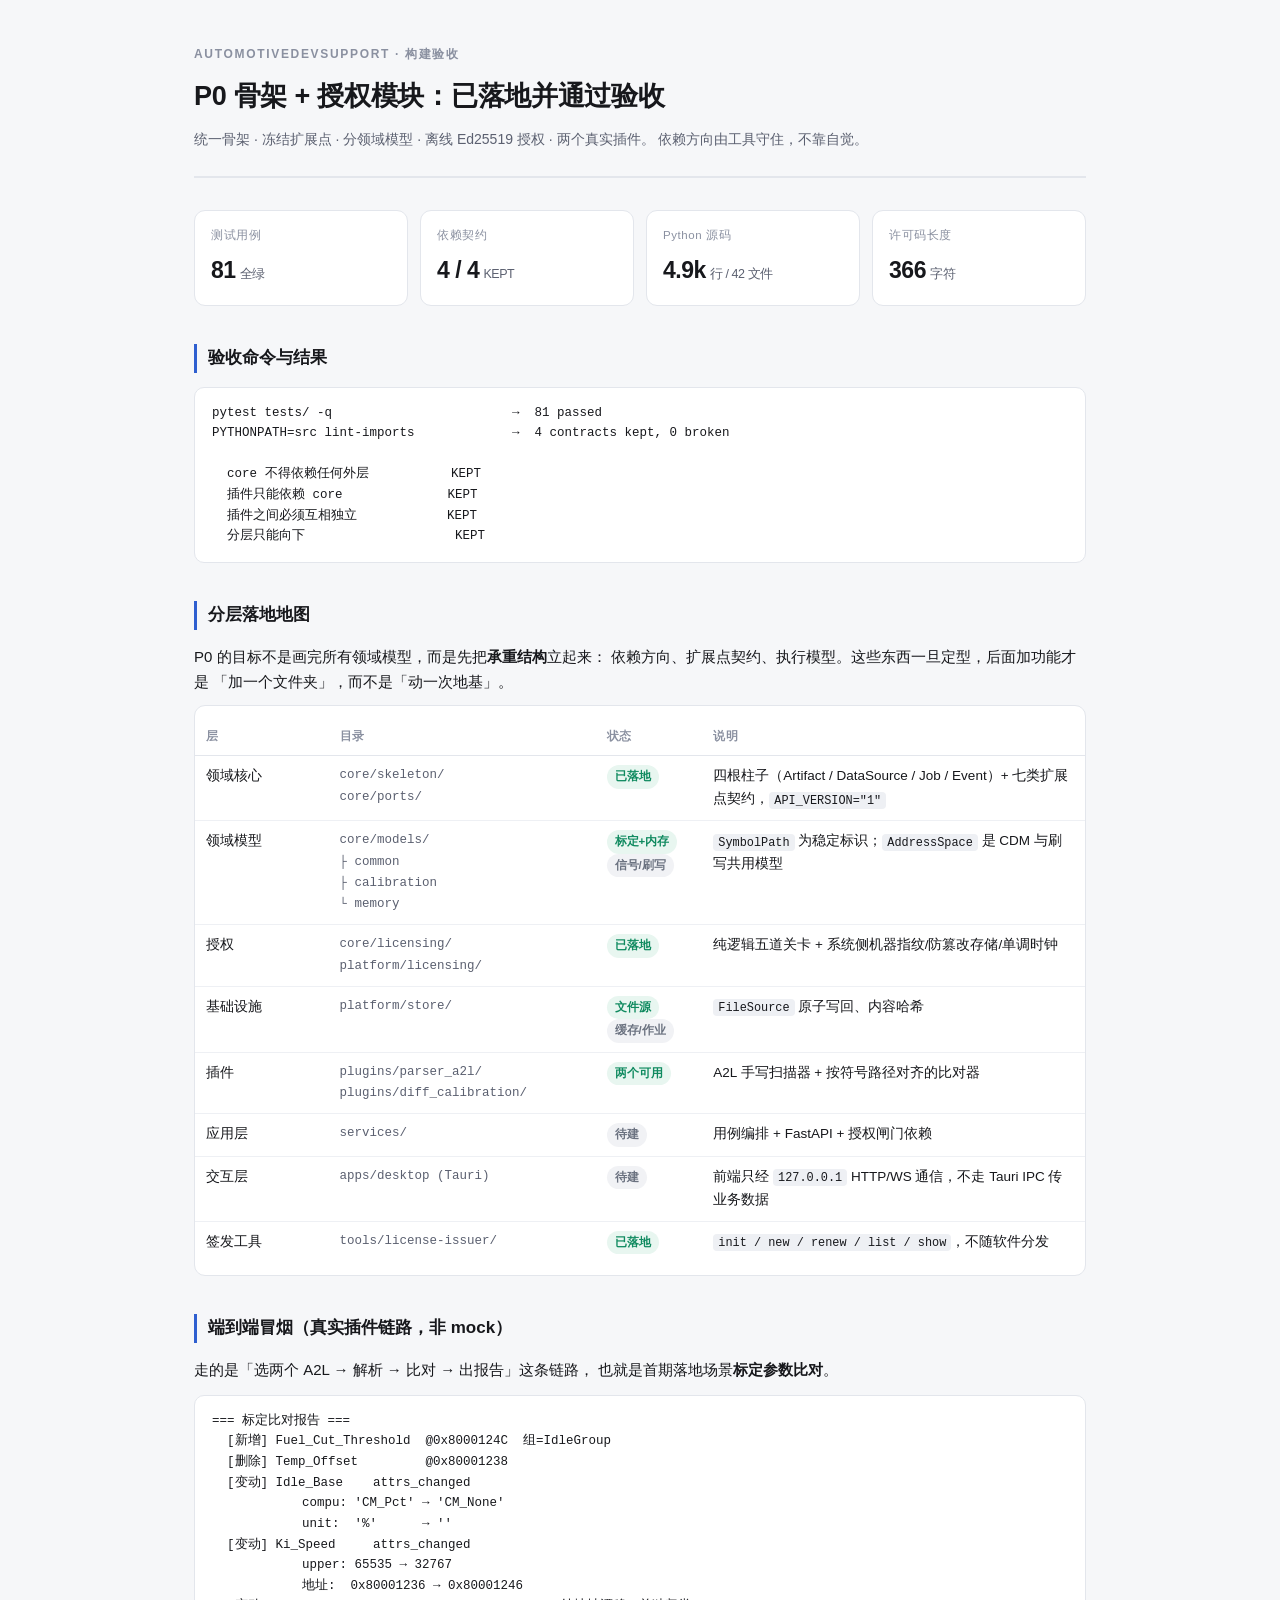
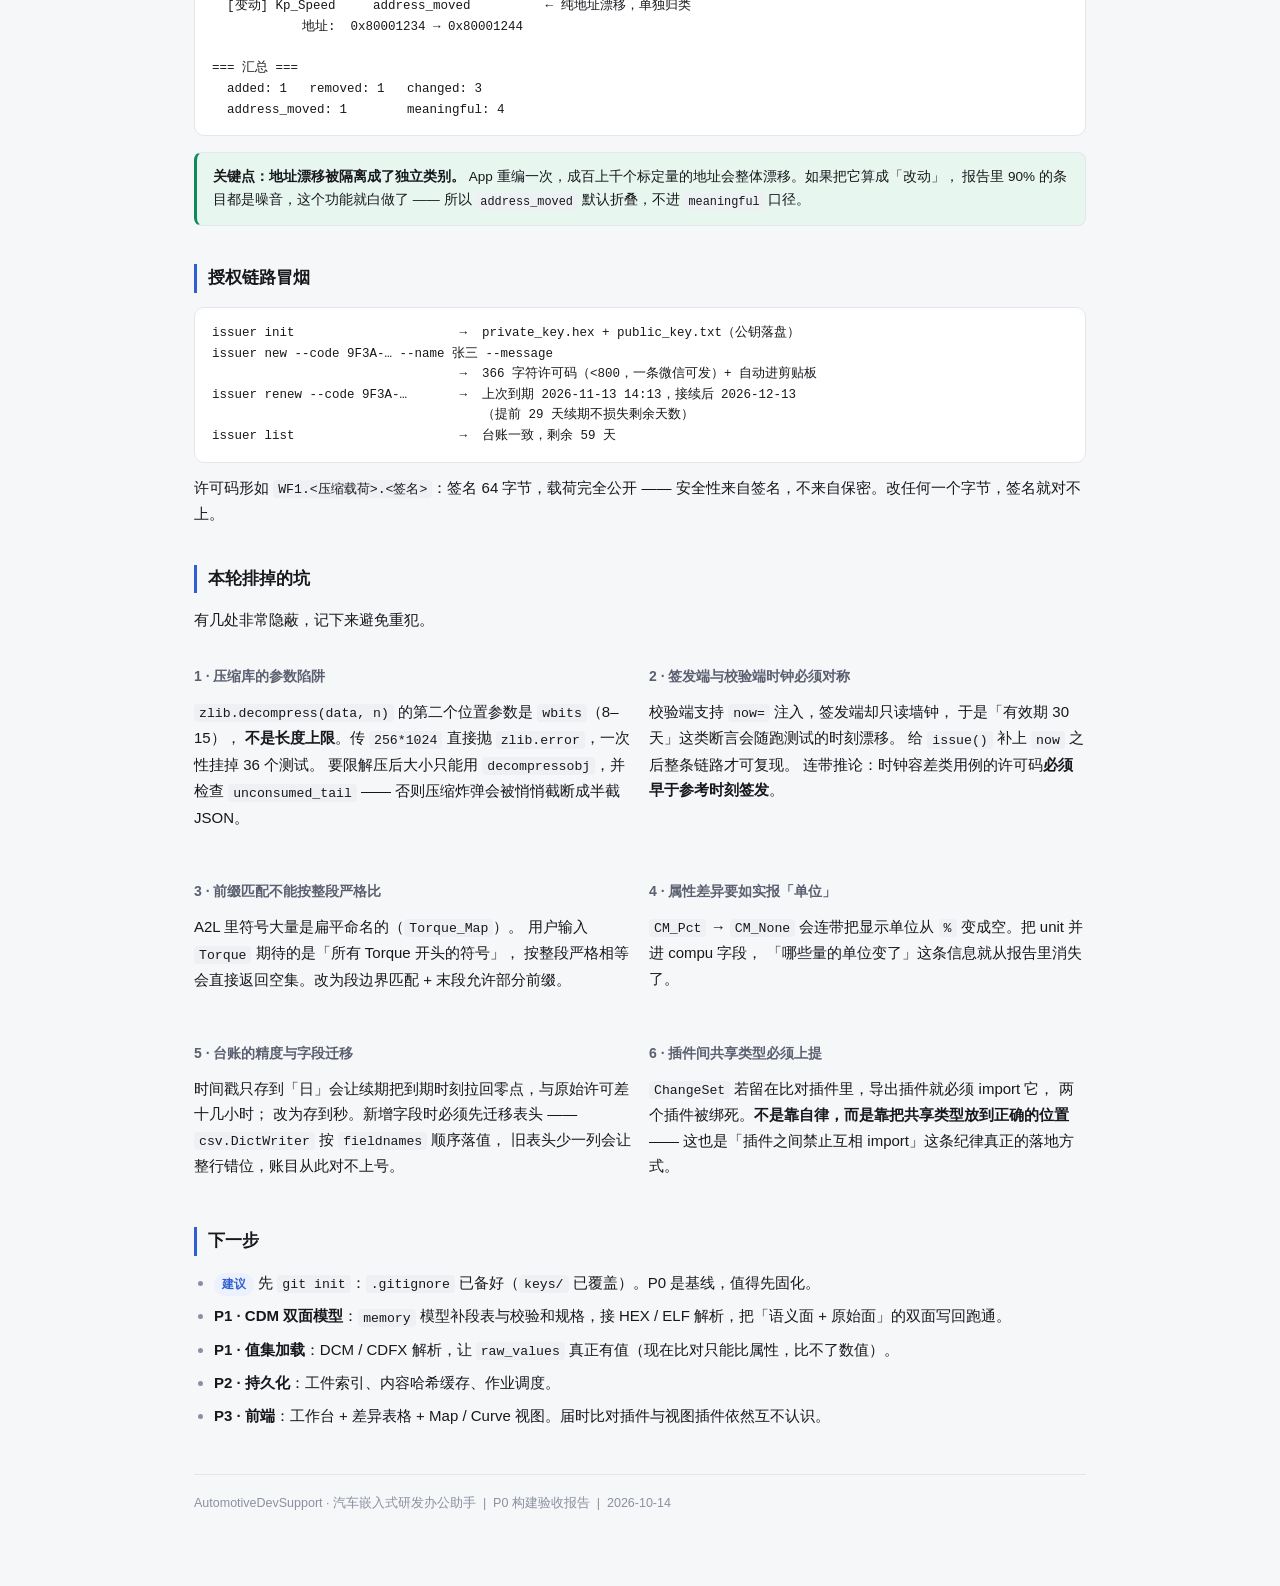
<file: docs/BUILD-STATUS.html>
<!DOCTYPE html>
<html lang="zh-CN">
<head>
<meta charset="utf-8">
<meta name="viewport" content="width=device-width, initial-scale=1">
<title>AutomotiveDevSupport · P0 构建验收报告</title>
<style>
  :root{
    --bg:#f6f7f9; --panel:#ffffff; --ink:#17181c; --ink2:#5b6070; --ink3:#8a90a0;
    --line:#e3e6ec; --line2:#eef0f4;
    --ok:#0f8a5f; --okbg:#e8f6f0;
    --warn:#b8730a; --warnbg:#fdf3e2;
    --todo:#6b7280; --todobg:#f1f2f5;
    --accent:#2f5fd0; --accentbg:#ecf1fd;
    --mono:ui-monospace,SFMono-Regular,Menlo,Consolas,"Liberation Mono",monospace;
  }
  @media (prefers-color-scheme:dark){
    :root{
      --bg:#141518; --panel:#1c1e22; --ink:#eceef2; --ink2:#a8adbb; --ink3:#7b8191;
      --line:#2b2e35; --line2:#24272d;
      --ok:#4ecb95; --okbg:#15291f;
      --warn:#e0a952; --warnbg:#2c2415;
      --todo:#9aa0b0; --todobg:#23262c;
      --accent:#7ea6f5; --accentbg:#1a2233;
    }
  }
  *{box-sizing:border-box}
  body{
    margin:0; background:var(--bg); color:var(--ink);
    font:15px/1.7 -apple-system,BlinkMacSystemFont,"Segoe UI","PingFang SC","Microsoft YaHei",sans-serif;
    -webkit-font-smoothing:antialiased;
  }
  .wrap{max-width:940px;margin:0 auto;padding:44px 24px 72px}
  header{border-bottom:2px solid var(--line);padding-bottom:24px;margin-bottom:32px}
  .eyebrow{font-size:12px;letter-spacing:.14em;text-transform:uppercase;color:var(--ink3);font-weight:600}
  h1{font-size:27px;margin:10px 0 8px;letter-spacing:-.01em}
  .sub{color:var(--ink2);font-size:14px;margin:0}
  h2{font-size:17px;margin:38px 0 14px;padding-left:11px;border-left:3px solid var(--accent)}
  h3{font-size:14px;margin:22px 0 8px;color:var(--ink2)}
  p{margin:10px 0}
  code{font-family:var(--mono);font-size:.88em;background:var(--line2);padding:1.5px 5px;border-radius:4px}
  pre{
    font-family:var(--mono);font-size:12.5px;line-height:1.65;
    background:var(--panel);border:1px solid var(--line);border-radius:10px;
    padding:15px 17px;overflow-x:auto;margin:12px 0;
  }
  .cards{display:grid;grid-template-columns:repeat(auto-fit,minmax(178px,1fr));gap:12px;margin:16px 0 6px}
  .card{background:var(--panel);border:1px solid var(--line);border-radius:11px;padding:15px 16px}
  .card .k{font-size:11.5px;color:var(--ink3);letter-spacing:.05em}
  .card .v{font-size:23px;font-weight:650;margin-top:5px;letter-spacing:-.02em}
  .card .v small{font-size:12.5px;font-weight:400;color:var(--ink2);margin-left:4px}
  table{width:100%;border-collapse:collapse;font-size:13.5px;margin:12px 0}
  th,td{text-align:left;padding:9px 11px;border-bottom:1px solid var(--line2);vertical-align:top}
  th{font-size:11.5px;letter-spacing:.06em;color:var(--ink3);text-transform:uppercase;font-weight:600;border-bottom:1px solid var(--line)}
  tbody tr:last-child td{border-bottom:none}
  .tbl{background:var(--panel);border:1px solid var(--line);border-radius:11px;overflow:hidden}
  .pill{display:inline-block;font-size:11.5px;padding:2px 8px;border-radius:20px;font-weight:600;white-space:nowrap}
  .p-ok{background:var(--okbg);color:var(--ok)}
  .p-todo{background:var(--todobg);color:var(--todo)}
  .p-accent{background:var(--accentbg);color:var(--accent)}
  ul{margin:10px 0;padding-left:20px}
  li{margin:7px 0}
  li::marker{color:var(--ink3)}
  .note{
    background:var(--warnbg);border:1px solid var(--line);border-left:3px solid var(--warn);
    border-radius:8px;padding:13px 16px;margin:16px 0;font-size:13.5px;color:var(--ink)
  }
  .ok-note{background:var(--okbg);border-left-color:var(--ok)}
  .grid2{display:grid;grid-template-columns:1fr 1fr;gap:18px}
  @media (max-width:700px){.grid2{grid-template-columns:1fr}}
  .fil{font-family:var(--mono);font-size:12.5px;color:var(--ink2)}
  .d-ok{color:var(--ok);font-weight:600}
  .d-todo{color:var(--ink3)}
  footer{margin-top:46px;padding-top:18px;border-top:1px solid var(--line);font-size:12.5px;color:var(--ink3)}
</style>
</head>
<body>
<div class="wrap">

<header>
  <div class="eyebrow">AutomotiveDevSupport · 构建验收</div>
  <h1>P0 骨架 + 授权模块：已落地并通过验收</h1>
  <p class="sub">
    统一骨架 · 冻结扩展点 · 分领域模型 · 离线 Ed25519 授权 · 两个真实插件。
    依赖方向由工具守住，不靠自觉。
  </p>
</header>

<div class="cards">
  <div class="card"><div class="k">测试用例</div><div class="v">81<small>全绿</small></div></div>
  <div class="card"><div class="k">依赖契约</div><div class="v">4 / 4<small>KEPT</small></div></div>
  <div class="card"><div class="k">Python 源码</div><div class="v">4.9k<small>行 / 42 文件</small></div></div>
  <div class="card"><div class="k">许可码长度</div><div class="v">366<small>字符</small></div></div>
</div>

<h2>验收命令与结果</h2>
<pre>pytest tests/ -q                        →  81 passed
PYTHONPATH=src lint-imports             →  4 contracts kept, 0 broken

  core 不得依赖任何外层           KEPT
  插件只能依赖 core              KEPT
  插件之间必须互相独立            KEPT
  分层只能向下                    KEPT</pre>

<h2>分层落地地图</h2>
<p>
  P0 的目标不是画完所有领域模型，而是先把<strong>承重结构</strong>立起来：
  依赖方向、扩展点契约、执行模型。这些东西一旦定型，后面加功能才是
  「加一个文件夹」，而不是「动一次地基」。
</p>

<div class="tbl">
<table>
  <thead><tr><th style="width:15%">层</th><th style="width:30%">目录</th><th style="width:12%">状态</th><th>说明</th></tr></thead>
  <tbody>
    <tr>
      <td>领域核心</td>
      <td class="fil">core/skeleton/<br>core/ports/</td>
      <td><span class="pill p-ok">已落地</span></td>
      <td>四根柱子（Artifact / DataSource / Job / Event）+ 七类扩展点契约，<code>API_VERSION="1"</code></td>
    </tr>
    <tr>
      <td>领域模型</td>
      <td class="fil">core/models/<br>├ common<br>├ calibration<br>└ memory</td>
      <td><span class="pill p-ok">标定+内存</span> <span class="pill p-todo">信号/刷写</span></td>
      <td><code>SymbolPath</code> 为稳定标识；<code>AddressSpace</code> 是 CDM 与刷写共用模型</td>
    </tr>
    <tr>
      <td>授权</td>
      <td class="fil">core/licensing/<br>platform/licensing/</td>
      <td><span class="pill p-ok">已落地</span></td>
      <td>纯逻辑五道关卡 + 系统侧机器指纹/防篡改存储/单调时钟</td>
    </tr>
    <tr>
      <td>基础设施</td>
      <td class="fil">platform/store/</td>
      <td><span class="pill p-ok">文件源</span> <span class="pill p-todo">缓存/作业</span></td>
      <td><code>FileSource</code> 原子写回、内容哈希</td>
    </tr>
    <tr>
      <td>插件</td>
      <td class="fil">plugins/parser_a2l/<br>plugins/diff_calibration/</td>
      <td><span class="pill p-ok">两个可用</span></td>
      <td>A2L 手写扫描器 + 按符号路径对齐的比对器</td>
    </tr>
    <tr>
      <td>应用层</td>
      <td class="fil">services/</td>
      <td><span class="pill p-todo">待建</span></td>
      <td>用例编排 + FastAPI + 授权闸门依赖</td>
    </tr>
    <tr>
      <td>交互层</td>
      <td class="fil">apps/desktop (Tauri)</td>
      <td><span class="pill p-todo">待建</span></td>
      <td>前端只经 <code>127.0.0.1</code> HTTP/WS 通信，不走 Tauri IPC 传业务数据</td>
    </tr>
    <tr>
      <td>签发工具</td>
      <td class="fil">tools/license-issuer/</td>
      <td><span class="pill p-ok">已落地</span></td>
      <td><code>init / new / renew / list / show</code>，不随软件分发</td>
    </tr>
  </tbody>
</table>
</div>

<h2>端到端冒烟（真实插件链路，非 mock）</h2>
<p>
  走的是「选两个 A2L → 解析 → 比对 → 出报告」这条链路，
  也就是首期落地场景<strong>标定参数比对</strong>。
</p>
<pre>=== 标定比对报告 ===
  [新增] Fuel_Cut_Threshold  @0x8000124C  组=IdleGroup
  [删除] Temp_Offset         @0x80001238
  [变动] Idle_Base    attrs_changed
            compu: 'CM_Pct' → 'CM_None'
            unit:  '%'      → ''
  [变动] Ki_Speed     attrs_changed
            upper: 65535 → 32767
            地址:  0x80001236 → 0x80001246
  [变动] Kp_Speed     address_moved          ← 纯地址漂移，单独归类
            地址:  0x80001234 → 0x80001244

=== 汇总 ===
  added: 1   removed: 1   changed: 3
  address_moved: 1        meaningful: 4</pre>

<div class="note ok-note">
  <strong>关键点：地址漂移被隔离成了独立类别。</strong>
  App 重编一次，成百上千个标定量的地址会整体漂移。如果把它算成「改动」，
  报告里 90% 的条目都是噪音，这个功能就白做了 —— 所以
  <code>address_moved</code> 默认折叠，不进 <code>meaningful</code> 口径。
</div>

<h2>授权链路冒烟</h2>
<pre>issuer init                      →  private_key.hex + public_key.txt（公钥落盘）
issuer new --code 9F3A-… --name 张三 --message
                                 →  366 字符许可码（&lt;800，一条微信可发）+ 自动进剪贴板
issuer renew --code 9F3A-…       →  上次到期 2026-11-13 14:13，接续后 2026-12-13
                                    （提前 29 天续期不损失剩余天数）
issuer list                      →  台账一致，剩余 59 天</pre>
<p>
  许可码形如 <code>WF1.&lt;压缩载荷&gt;.&lt;签名&gt;</code>：签名 64 字节，载荷完全公开 ——
  安全性来自签名，不来自保密。改任何一个字节，签名就对不上。
</p>

<h2>本轮排掉的坑</h2>
<p>有几处非常隐蔽，记下来避免重犯。</p>

<div class="grid2">
  <div>
    <h3>1 · 压缩库的参数陷阱</h3>
    <p>
      <code>zlib.decompress(data, n)</code> 的第二个位置参数是 <code>wbits</code>（8–15），
      <strong>不是长度上限</strong>。传 <code>256*1024</code> 直接抛
      <code>zlib.error</code>，一次性挂掉 36 个测试。
      要限解压后大小只能用 <code>decompressobj</code>，并检查
      <code>unconsumed_tail</code> —— 否则压缩炸弹会被悄悄截断成半截 JSON。
    </p>
  </div>
  <div>
    <h3>2 · 签发端与校验端时钟必须对称</h3>
    <p>
      校验端支持 <code>now=</code> 注入，签发端却只读墙钟，
      于是「有效期 30 天」这类断言会随跑测试的时刻漂移。
      给 <code>issue()</code> 补上 <code>now</code> 之后整条链路才可复现。
      连带推论：时钟容差类用例的许可码<strong>必须早于参考时刻签发</strong>。
    </p>
  </div>
  <div>
    <h3>3 · 前缀匹配不能按整段严格比</h3>
    <p>
      A2L 里符号大量是扁平命名的（<code>Torque_Map</code>）。
      用户输入 <code>Torque</code> 期待的是「所有 Torque 开头的符号」，
      按整段严格相等会直接返回空集。改为段边界匹配 + 末段允许部分前缀。
    </p>
  </div>
  <div>
    <h3>4 · 属性差异要如实报「单位」</h3>
    <p>
      <code>CM_Pct</code> → <code>CM_None</code> 会连带把显示单位从
      <code>%</code> 变成空。把 unit 并进 compu 字段，
      「哪些量的单位变了」这条信息就从报告里消失了。
    </p>
  </div>
  <div>
    <h3>5 · 台账的精度与字段迁移</h3>
    <p>
      时间戳只存到「日」会让续期把到期时刻拉回零点，与原始许可差十几小时；
      改为存到秒。新增字段时必须先迁移表头 ——
      <code>csv.DictWriter</code> 按 <code>fieldnames</code> 顺序落值，
      旧表头少一列会让整行错位，账目从此对不上号。
    </p>
  </div>
  <div>
    <h3>6 · 插件间共享类型必须上提</h3>
    <p>
      <code>ChangeSet</code> 若留在比对插件里，导出插件就必须 import 它，
      两个插件被绑死。<strong>不是靠自律，而是靠把共享类型放到正确的位置</strong> ——
      这也是「插件之间禁止互相 import」这条纪律真正的落地方式。
    </p>
  </div>
</div>

<h2>下一步</h2>
<ul>
  <li><span class="pill p-accent">建议</span> 先 <code>git init</code>：<code>.gitignore</code> 已备好（<code>keys/</code> 已覆盖）。P0 是基线，值得先固化。</li>
  <li><strong>P1 · CDM 双面模型</strong>：<code>memory</code> 模型补段表与校验和规格，接 HEX / ELF 解析，把「语义面 + 原始面」的双面写回跑通。</li>
  <li><strong>P1 · 值集加载</strong>：DCM / CDFX 解析，让 <code>raw_values</code> 真正有值（现在比对只能比属性，比不了数值）。</li>
  <li><strong>P2 · 持久化</strong>：工件索引、内容哈希缓存、作业调度。</li>
  <li><strong>P3 · 前端</strong>：工作台 + 差异表格 + Map / Curve 视图。届时比对插件与视图插件依然互不认识。</li>
</ul>

<footer>
  AutomotiveDevSupport · 汽车嵌入式研发办公助手 &nbsp;|&nbsp; P0 构建验收报告 &nbsp;|&nbsp; 2026-10-14
</footer>

</div>
</body>
</html>
</file>
